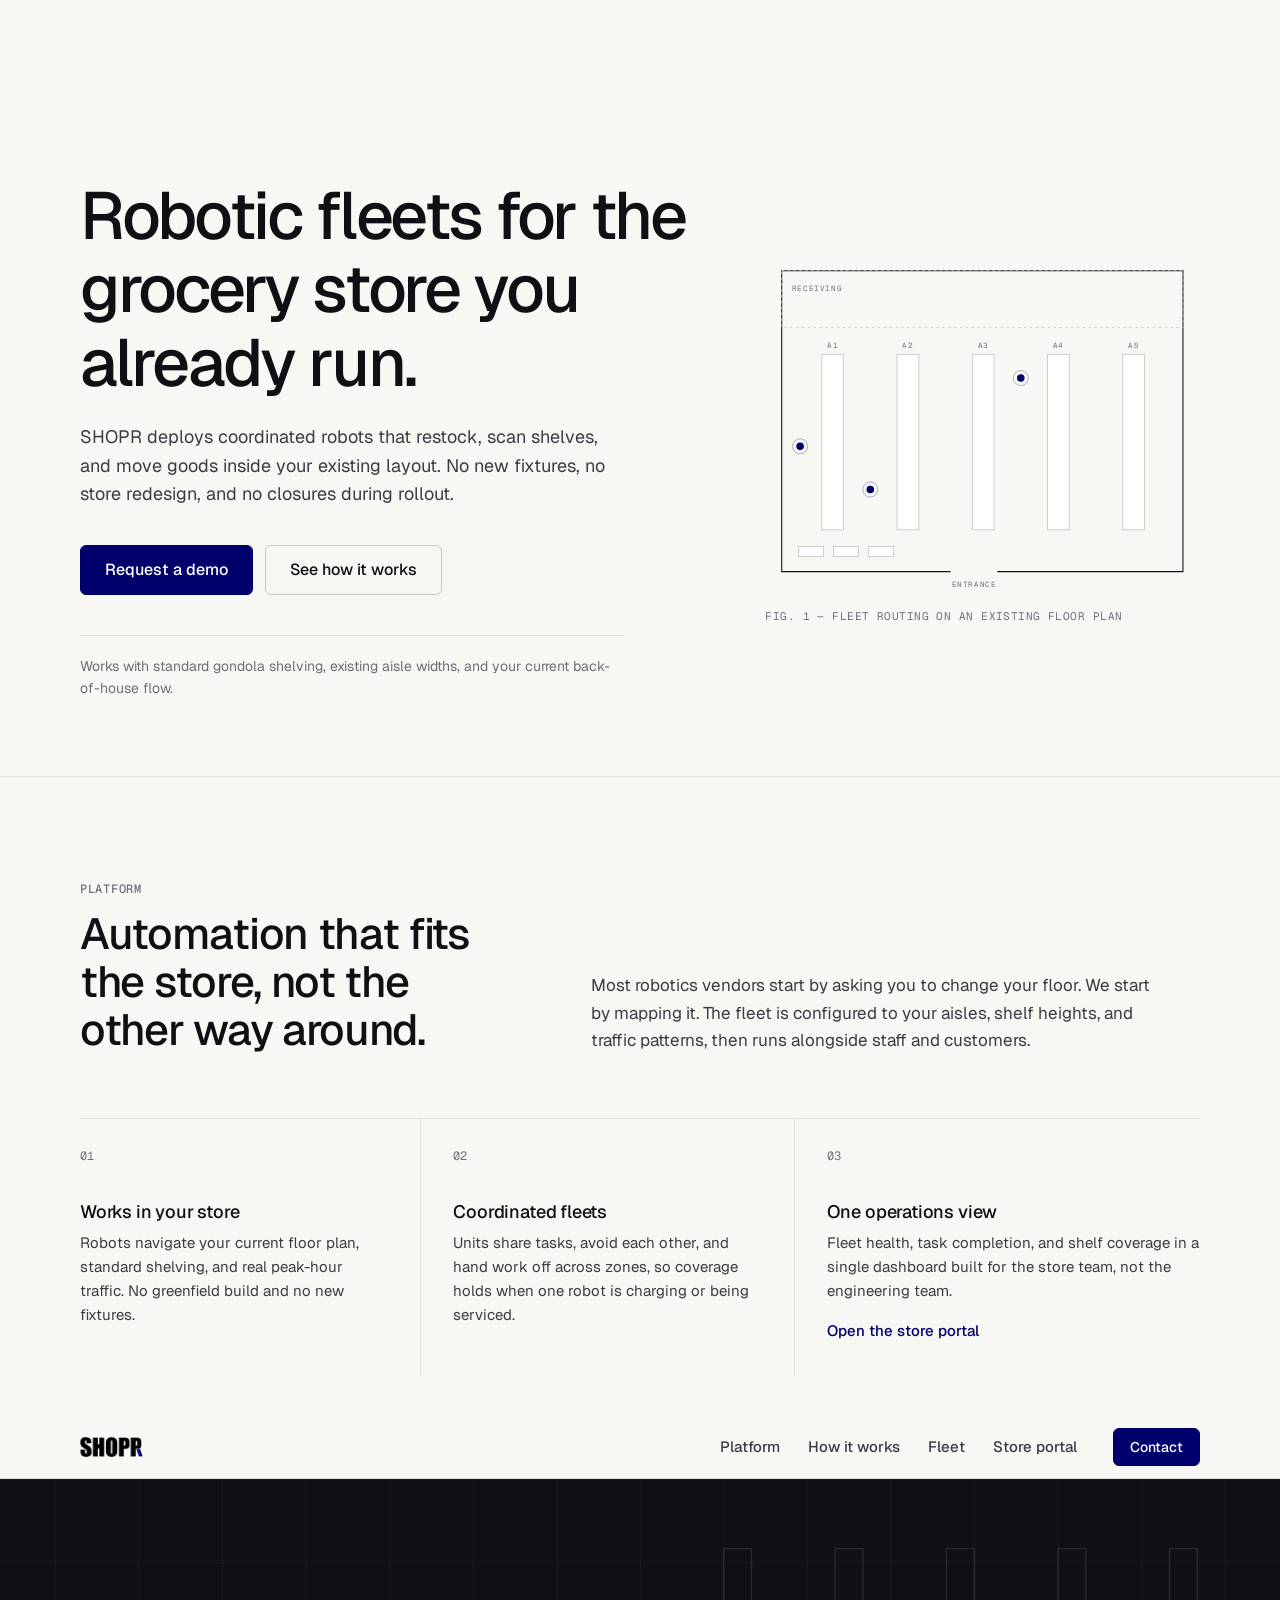
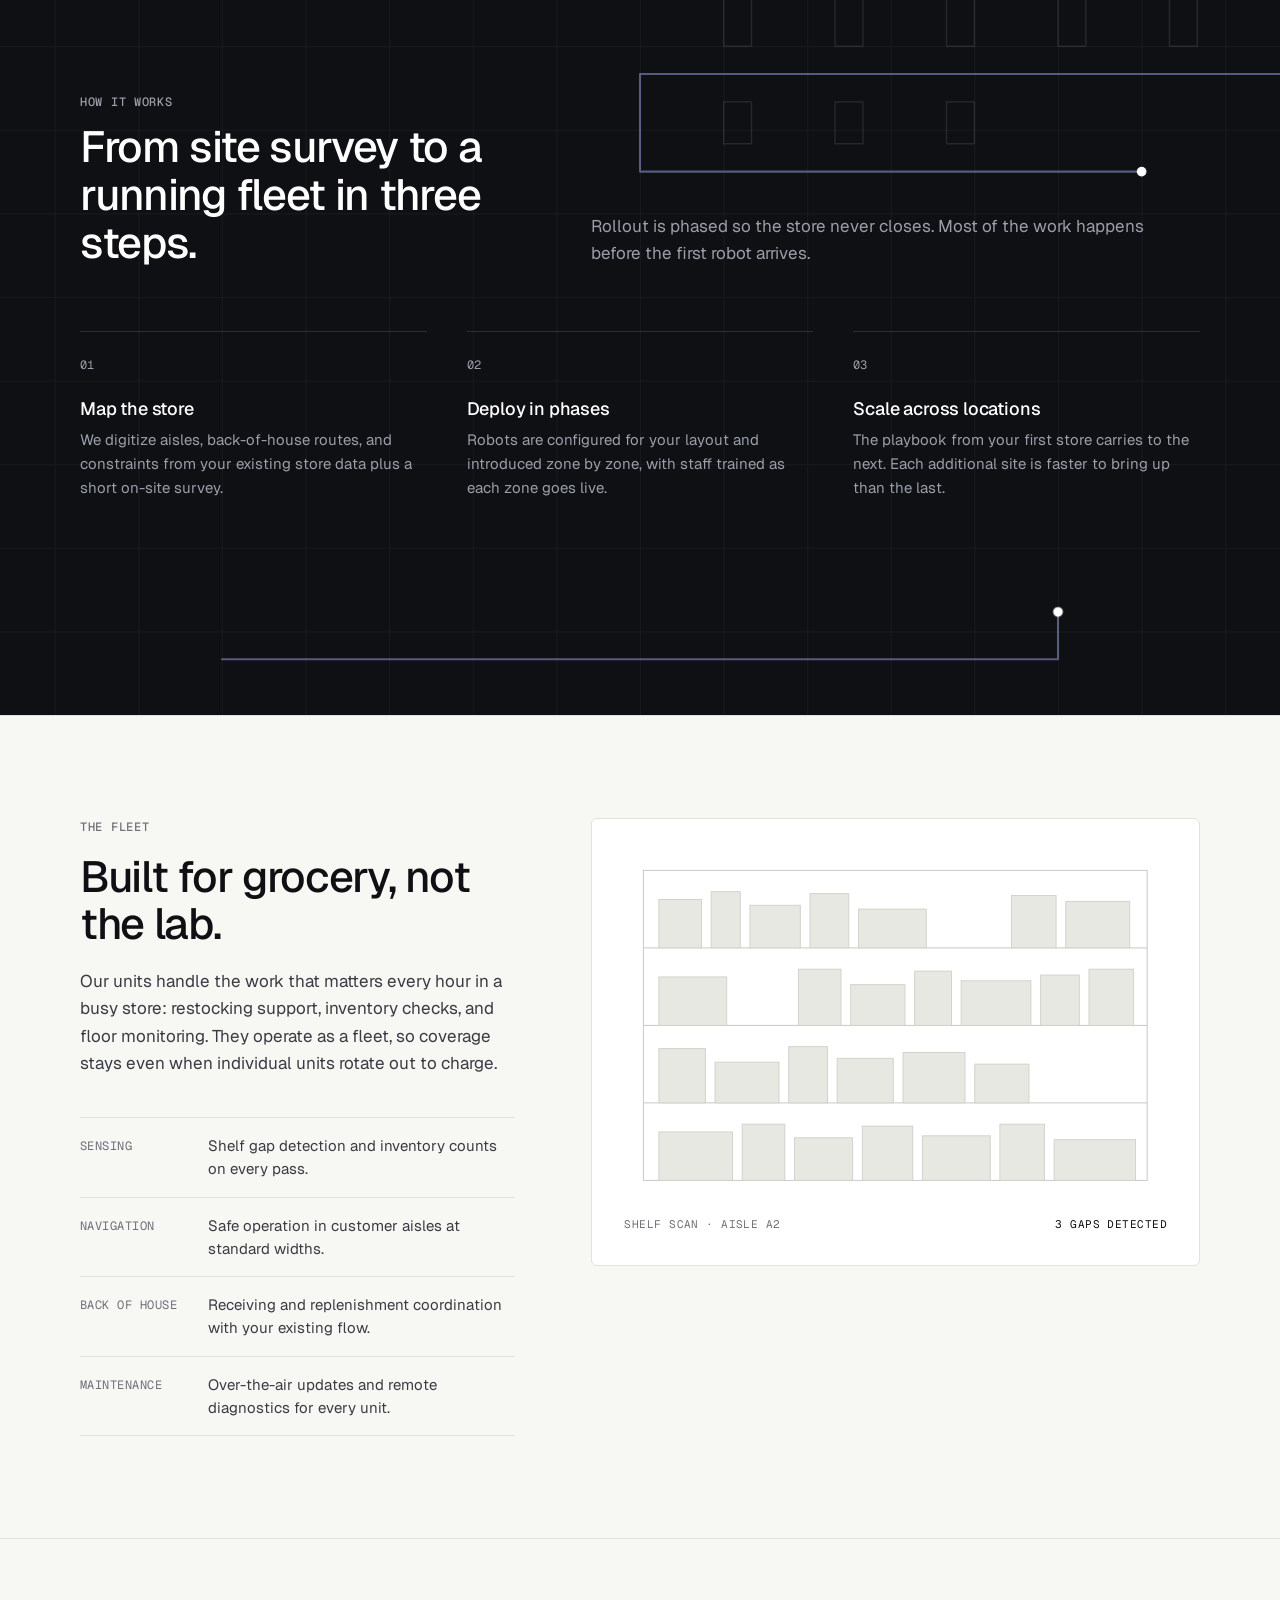
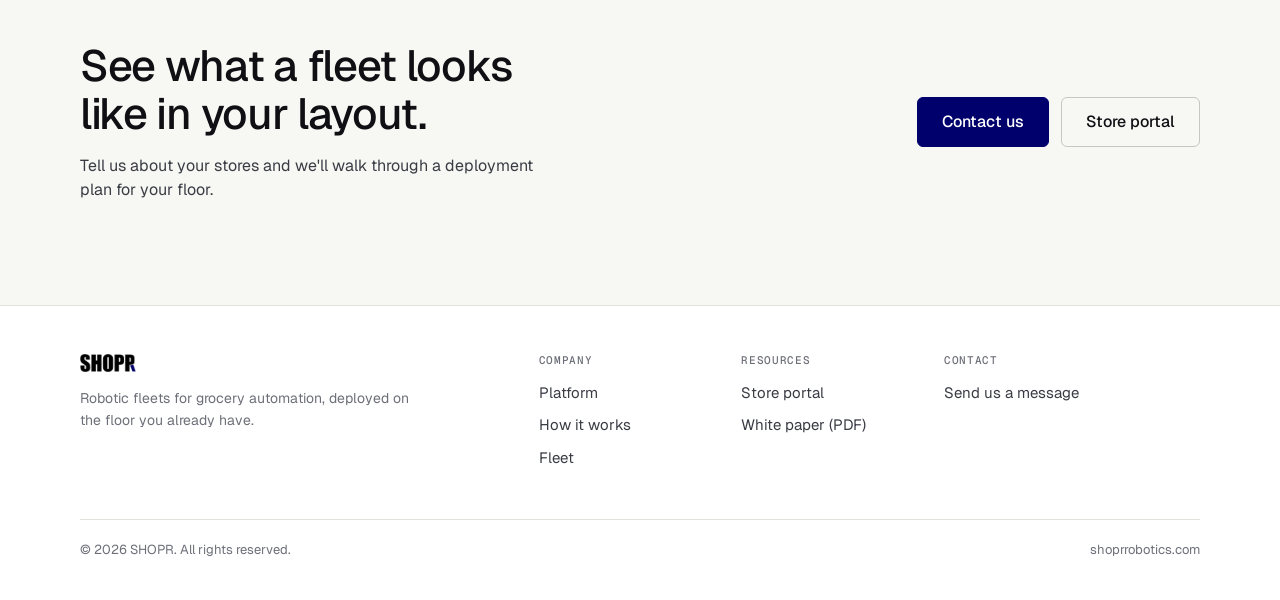
<file: index.html>
<!DOCTYPE html>
<html lang="en">
<head>
  <meta charset="UTF-8" />
  <meta name="viewport" content="width=device-width, initial-scale=1.0" />
  <meta name="description" content="SHOPR deploys coordinated robotic fleets inside existing grocery stores. No store redesign, no new fixtures, phased rollout." />
  <title>SHOPR — Robotic fleets for grocery stores</title>
  <link rel="preconnect" href="https://fonts.googleapis.com" />
  <link rel="preconnect" href="https://fonts.gstatic.com" crossorigin />
  <link href="https://fonts.googleapis.com/css2?family=Geist:wght@400;500;600&family=Geist+Mono:wght@400;500&display=swap" rel="stylesheet" />
  <link rel="stylesheet" href="styles.css" />
</head>
<body>
  <header class="site-header">
    <div class="container header-inner">
      <a href="/" class="brand" aria-label="SHOPR home">
        <img src="assets/shopr-wordmark.png" alt="SHOPR" width="560" height="179" />
      </a>
      <nav class="main-nav" id="main-nav" aria-label="Main">
        <a href="#platform">Platform</a>
        <a href="#how-it-works">How it works</a>
        <a href="#fleet">Fleet</a>
        <a href="portal.html">Store portal</a>
        <a href="contact.html" class="btn btn-primary nav-cta">Contact</a>
      </nav>
      <button type="button" class="menu-toggle" aria-label="Open menu" aria-expanded="false" aria-controls="main-nav">
        <svg class="icon-open" viewBox="0 0 24 24" fill="none" stroke="currentColor" stroke-width="1.75" stroke-linecap="round"><path d="M4 7h16M4 12h16M4 17h16"/></svg>
        <svg class="icon-close" viewBox="0 0 24 24" fill="none" stroke="currentColor" stroke-width="1.75" stroke-linecap="round"><path d="M6 6l12 12M18 6L6 18"/></svg>
      </button>
    </div>
  </header>

  <main>
    <section class="hero">
      <div class="container hero-grid">
        <div class="hero-copy">
          <h1>Robotic fleets for the grocery store you already run.</h1>
          <p class="hero-lead">
            SHOPR deploys coordinated robots that restock, scan shelves, and move goods inside your existing layout. No new fixtures, no store redesign, and no closures during rollout.
          </p>
          <div class="hero-actions">
            <a href="contact.html" class="btn btn-primary btn-lg">Request a demo</a>
            <a href="#how-it-works" class="btn btn-ghost btn-lg">See how it works</a>
          </div>
          <p class="hero-note">
            Works with standard gondola shelving, existing aisle widths, and your current back-of-house flow.
          </p>
        </div>

        <figure class="hero-figure" aria-label="Diagram of a store floor plan with three robots moving along the aisles">
          <svg class="plan-svg" viewBox="0 0 520 410" role="img" aria-hidden="true">
            <!-- Walls with entrance gap -->
            <path class="wall" d="M222 380 H20 V20 H500 V380 H278" />
            <text class="label" x="250" y="398" text-anchor="middle">ENTRANCE</text>

            <!-- Receiving / back of house -->
            <rect class="zone" x="20" y="20" width="480" height="68" />
            <text class="label" x="32" y="44">RECEIVING</text>

            <!-- Shelving runs -->
            <rect class="shelf" x="68" y="120" width="26" height="210" />
            <rect class="shelf" x="158" y="120" width="26" height="210" />
            <rect class="shelf" x="248" y="120" width="26" height="210" />
            <rect class="shelf" x="338" y="120" width="26" height="210" />
            <rect class="shelf" x="428" y="120" width="26" height="210" />
            <text class="label" x="81" y="112" text-anchor="middle">A1</text>
            <text class="label" x="171" y="112" text-anchor="middle">A2</text>
            <text class="label" x="261" y="112" text-anchor="middle">A3</text>
            <text class="label" x="351" y="112" text-anchor="middle">A4</text>
            <text class="label" x="441" y="112" text-anchor="middle">A5</text>

            <!-- Checkout -->
            <rect class="shelf" x="40" y="350" width="30" height="12" />
            <rect class="shelf" x="82" y="350" width="30" height="12" />
            <rect class="shelf" x="124" y="350" width="30" height="12" />

            <!-- Robots -->
            <g>
              <circle class="bot-ring" r="9" />
              <circle class="bot" r="4.5" />
              <animateMotion dur="18s" repeatCount="indefinite" path="M126 336 V104 H216 V336 Z" />
            </g>
            <g>
              <circle class="bot-ring" r="9" />
              <circle class="bot" r="4.5" />
              <animateMotion dur="22s" repeatCount="indefinite" path="M306 104 V336 H396 V104 Z" />
            </g>
            <g>
              <circle class="bot-ring" r="9" />
              <circle class="bot" r="4.5" />
              <animateMotion dur="26s" repeatCount="indefinite" path="M42 336 V104 H486 V336 V104 H42 Z" />
            </g>
          </svg>
          <figcaption>Fig. 1 — Fleet routing on an existing floor plan</figcaption>
        </figure>
      </div>
    </section>

    <section id="platform" class="section platform">
      <div class="container">
        <header class="section-head">
          <div>
            <p class="eyebrow">Platform</p>
            <h2>Automation that fits the store, not the other way around.</h2>
          </div>
          <p class="section-lead">
            Most robotics vendors start by asking you to change your floor. We start by mapping it. The fleet is configured to your aisles, shelf heights, and traffic patterns, then runs alongside staff and customers.
          </p>
        </header>
        <div class="columns">
          <article class="column">
            <span class="index">01</span>
            <h3>Works in your store</h3>
            <p>Robots navigate your current floor plan, standard shelving, and real peak-hour traffic. No greenfield build and no new fixtures.</p>
          </article>
          <article class="column">
            <span class="index">02</span>
            <h3>Coordinated fleets</h3>
            <p>Units share tasks, avoid each other, and hand work off across zones, so coverage holds when one robot is charging or being serviced.</p>
          </article>
          <article class="column">
            <span class="index">03</span>
            <h3>One operations view</h3>
            <p>Fleet health, task completion, and shelf coverage in a single dashboard built for the store team, not the engineering team.</p>
            <a href="portal.html" class="text-link">Open the store portal</a>
          </article>
        </div>
      </div>
    </section>

    <section id="how-it-works" class="section process" data-hold="900">
      <svg class="process-bg" viewBox="0 0 1200 600" preserveAspectRatio="xMidYMid slice" aria-hidden="true">
        <defs>
          <pattern id="gridPattern" width="60" height="60" patternUnits="userSpaceOnUse">
            <path class="grid-line" d="M60 0 H0 V60" fill="none" />
          </pattern>
        </defs>
        <rect width="1200" height="600" fill="url(#gridPattern)" />

        <rect class="shelf" x="660" y="50" width="20" height="70" />
        <rect class="shelf" x="740" y="50" width="20" height="70" />
        <rect class="shelf" x="820" y="50" width="20" height="70" />
        <rect class="shelf" x="900" y="50" width="20" height="70" />
        <rect class="shelf" x="980" y="50" width="20" height="70" />
        <rect class="shelf" x="660" y="160" width="20" height="30" />
        <rect class="shelf" x="740" y="160" width="20" height="30" />
        <rect class="shelf" x="820" y="160" width="20" height="30" />

        <path class="route route--1" pathLength="1" d="M1120 40 V140 H600 V210 H960" />
        <path class="route route--2" pathLength="1" d="M70 570 V300 H126" />
        <path class="route route--3" pathLength="1" d="M300 560 H900 V526" />

        <circle class="ping ping--1" cx="960" cy="210" r="16" />
        <circle class="ping ping--2" cx="126" cy="300" r="16" />
        <circle class="ping ping--3" cx="900" cy="526" r="16" />
        <circle class="bot bot--1" cx="960" cy="210" r="3.5" />
        <circle class="bot bot--2" cx="126" cy="300" r="3.5" />
        <circle class="bot bot--3" cx="900" cy="526" r="3.5" />
      </svg>

      <div class="container">
        <header class="section-head">
          <div>
            <p class="eyebrow">How it works</p>
            <h2>From site survey to a running fleet in three steps.</h2>
          </div>
          <p class="section-lead">
            Rollout is phased so the store never closes. Most of the work happens before the first robot arrives.
          </p>
        </header>
        <ol class="steps">
          <li class="step">
            <span class="index">01</span>
            <h3>Map the store</h3>
            <p>We digitize aisles, back-of-house routes, and constraints from your existing store data plus a short on-site survey.</p>
          </li>
          <li class="step">
            <span class="index">02</span>
            <h3>Deploy in phases</h3>
            <p>Robots are configured for your layout and introduced zone by zone, with staff trained as each zone goes live.</p>
          </li>
          <li class="step">
            <span class="index">03</span>
            <h3>Scale across locations</h3>
            <p>The playbook from your first store carries to the next. Each additional site is faster to bring up than the last.</p>
          </li>
        </ol>
      </div>
    </section>

    <section id="fleet" class="section fleet" data-hold="700">
      <div class="container fleet-grid">
        <div class="fleet-copy">
          <p class="eyebrow">The fleet</p>
          <h2>Built for grocery, not the lab.</h2>
          <p class="section-lead">
            Our units handle the work that matters every hour in a busy store: restocking support, inventory checks, and floor monitoring. They operate as a fleet, so coverage stays even when individual units rotate out to charge.
          </p>
          <dl class="spec-list">
            <div>
              <dt>Sensing</dt>
              <dd>Shelf gap detection and inventory counts on every pass.</dd>
            </div>
            <div>
              <dt>Navigation</dt>
              <dd>Safe operation in customer aisles at standard widths.</dd>
            </div>
            <div>
              <dt>Back of house</dt>
              <dd>Receiving and replenishment coordination with your existing flow.</dd>
            </div>
            <div>
              <dt>Maintenance</dt>
              <dd>Over-the-air updates and remote diagnostics for every unit.</dd>
            </div>
          </dl>
        </div>

        <figure class="fleet-figure" aria-label="Diagram of a shelf scan detecting three empty slots">
          <svg class="shelf-svg" viewBox="0 0 560 360" role="img" aria-hidden="true">
            <defs>
              <linearGradient id="scanGradient" x1="0" x2="1" y1="0" y2="0">
                <stop offset="0" stop-color="#00006c" stop-opacity="0" />
                <stop offset="1" stop-color="#00006c" stop-opacity="0.12" />
              </linearGradient>
            </defs>

            <rect class="frame" x="20" y="20" width="520" height="320" />
            <line class="frame" x1="20" y1="100" x2="540" y2="100" />
            <line class="frame" x1="20" y1="180" x2="540" y2="180" />
            <line class="frame" x1="20" y1="260" x2="540" y2="260" />

            <!-- Shelf 1 -->
            <rect class="item" x="36" y="50" width="44" height="50" />
            <rect class="item" x="90" y="42" width="30" height="58" />
            <rect class="item" x="130" y="56" width="52" height="44" />
            <rect class="item" x="192" y="44" width="40" height="56" />
            <rect class="item" x="242" y="60" width="70" height="40" />
            <rect class="gap gap--1" x="330" y="44" width="60" height="56" />
            <rect class="item" x="400" y="46" width="46" height="54" />
            <rect class="item" x="456" y="52" width="66" height="48" />

            <!-- Shelf 2 -->
            <rect class="item" x="36" y="130" width="70" height="50" />
            <rect class="gap gap--2" x="120" y="124" width="50" height="56" />
            <rect class="item" x="180" y="122" width="44" height="58" />
            <rect class="item" x="234" y="138" width="56" height="42" />
            <rect class="item" x="300" y="124" width="38" height="56" />
            <rect class="item" x="348" y="134" width="72" height="46" />
            <rect class="item" x="430" y="128" width="40" height="52" />
            <rect class="item" x="480" y="122" width="46" height="58" />

            <!-- Shelf 3 -->
            <rect class="item" x="36" y="204" width="48" height="56" />
            <rect class="item" x="94" y="218" width="66" height="42" />
            <rect class="item" x="170" y="202" width="40" height="58" />
            <rect class="item" x="220" y="214" width="58" height="46" />
            <rect class="item" x="288" y="208" width="64" height="52" />
            <rect class="item" x="362" y="220" width="56" height="40" />
            <rect class="gap gap--3" x="430" y="204" width="70" height="56" />

            <!-- Shelf 4 -->
            <rect class="item" x="36" y="290" width="76" height="50" />
            <rect class="item" x="122" y="282" width="44" height="58" />
            <rect class="item" x="176" y="296" width="60" height="44" />
            <rect class="item" x="246" y="284" width="52" height="56" />
            <rect class="item" x="308" y="294" width="70" height="46" />
            <rect class="item" x="388" y="282" width="46" height="58" />
            <rect class="item" x="444" y="298" width="84" height="42" />

            <!-- Gap tags -->
            <text class="tag tag--1" x="330" y="36">GAP · A2-07</text>
            <text class="tag tag--2" x="120" y="116">GAP · A2-14</text>
            <text class="tag tag--3" x="430" y="196">GAP · A2-23</text>

            <!-- Scan sweep -->
            <rect class="scan-glow" x="-40" y="20" width="60" height="320" />
            <line class="scan" x1="20" y1="20" x2="20" y2="340" />
          </svg>
          <figcaption>
            <span>Shelf scan · aisle A2</span>
            <span class="count">3 gaps detected</span>
          </figcaption>
        </figure>
      </div>
    </section>

    <section id="contact" class="section cta">
      <div class="container cta-inner">
        <div>
          <h2>See what a fleet looks like in your layout.</h2>
          <p>Tell us about your stores and we'll walk through a deployment plan for your floor.</p>
        </div>
        <div class="cta-actions">
          <a href="contact.html" class="btn btn-primary btn-lg">Contact us</a>
          <a href="portal.html" class="btn btn-ghost btn-lg">Store portal</a>
        </div>
      </div>
    </section>
  </main>

  <footer class="site-footer">
    <div class="container">
      <div class="footer-grid">
        <div class="footer-brand">
          <img src="assets/shopr-wordmark.png" alt="SHOPR" width="560" height="179" />
          <p>Robotic fleets for grocery automation, deployed on the floor you already have.</p>
        </div>
        <div class="footer-col">
          <h4>Company</h4>
          <ul>
            <li><a href="#platform">Platform</a></li>
            <li><a href="#how-it-works">How it works</a></li>
            <li><a href="#fleet">Fleet</a></li>
          </ul>
        </div>
        <div class="footer-col">
          <h4>Resources</h4>
          <ul>
            <li><a href="portal.html">Store portal</a></li>
            <li><a href="assets/shopr-whitepaper.pdf" target="_blank" rel="noopener noreferrer">White paper (PDF)</a></li>
          </ul>
        </div>
        <div class="footer-col">
          <h4>Contact</h4>
          <ul>
            <li><a href="contact.html">Send us a message</a></li>
          </ul>
        </div>
      </div>
      <div class="footer-bottom">
        <span>&copy; <span id="year"></span> SHOPR. All rights reserved.</span>
        <span>shoprrobotics.com</span>
      </div>
    </div>
  </footer>

  <script src="script.js"></script>
</body>
</html>
</file>
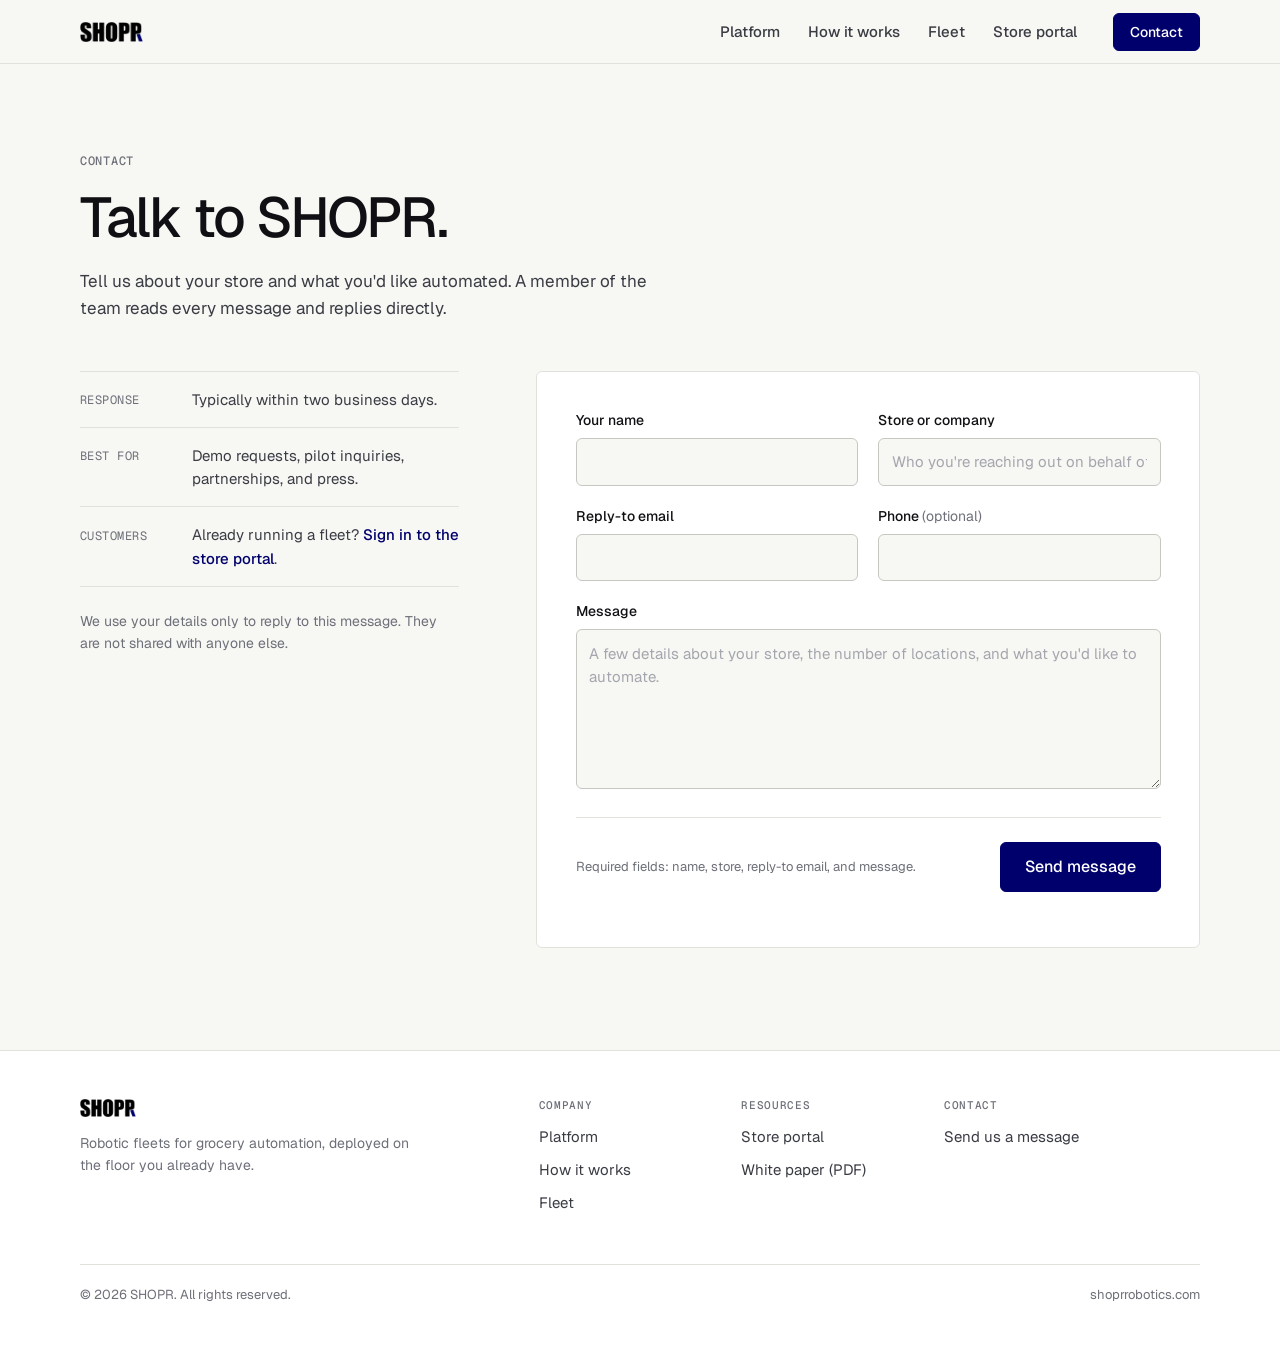
<file: contact.html>
<!DOCTYPE html>
<html lang="en">
<head>
  <meta charset="UTF-8" />
  <meta name="viewport" content="width=device-width, initial-scale=1.0" />
  <meta name="description" content="Contact SHOPR about robotic fleet automation for your grocery store." />
  <title>Contact — SHOPR</title>
  <link rel="preconnect" href="https://fonts.googleapis.com" />
  <link rel="preconnect" href="https://fonts.gstatic.com" crossorigin />
  <link href="https://fonts.googleapis.com/css2?family=Geist:wght@400;500;600&family=Geist+Mono:wght@400;500&display=swap" rel="stylesheet" />
  <link rel="stylesheet" href="styles.css" />
</head>
<body>
  <header class="site-header">
    <div class="container header-inner">
      <a href="/" class="brand" aria-label="SHOPR home">
        <img src="assets/shopr-wordmark.png" alt="SHOPR" width="560" height="179" />
      </a>
      <nav class="main-nav" id="main-nav" aria-label="Main">
        <a href="index.html#platform">Platform</a>
        <a href="index.html#how-it-works">How it works</a>
        <a href="index.html#fleet">Fleet</a>
        <a href="portal.html">Store portal</a>
        <a href="contact.html" class="btn btn-primary nav-cta" aria-current="page">Contact</a>
      </nav>
      <button type="button" class="menu-toggle" aria-label="Open menu" aria-expanded="false" aria-controls="main-nav">
        <svg class="icon-open" viewBox="0 0 24 24" fill="none" stroke="currentColor" stroke-width="1.75" stroke-linecap="round"><path d="M4 7h16M4 12h16M4 17h16"/></svg>
        <svg class="icon-close" viewBox="0 0 24 24" fill="none" stroke="currentColor" stroke-width="1.75" stroke-linecap="round"><path d="M6 6l12 12M18 6L6 18"/></svg>
      </button>
    </div>
  </header>

  <main>
    <div class="container">
      <header class="page-head">
        <p class="eyebrow">Contact</p>
        <h1>Talk to SHOPR.</h1>
        <p class="section-lead">
          Tell us about your store and what you'd like automated. A member of the team reads every message and replies directly.
        </p>
      </header>

      <div class="contact-grid">
        <aside class="contact-aside">
          <dl class="spec-list">
            <div>
              <dt>Response</dt>
              <dd>Typically within two business days.</dd>
            </div>
            <div>
              <dt>Best for</dt>
              <dd>Demo requests, pilot inquiries, partnerships, and press.</dd>
            </div>
            <div>
              <dt>Customers</dt>
              <dd>Already running a fleet? <a href="portal.html" class="text-link">Sign in to the store portal</a>.</dd>
            </div>
          </dl>
          <p class="aside-note">We use your details only to reply to this message. They are not shared with anyone else.</p>
        </aside>

        <div class="contact-main">
          <form
            id="contact-form"
            class="contact-form"
            action="https://formsubmit.co/jesse@shoprrobotics.com"
            method="POST"
            novalidate
          >
            <input type="hidden" name="_subject" value="SHOPR website inquiry" />
            <input type="hidden" name="_template" value="table" />
            <input type="hidden" name="_captcha" value="false" />
            <input type="hidden" name="_next" value="https://shoprrobotics.com/contact.html?sent=1" />
            <div class="honey" aria-hidden="true">
              <label>Leave this field empty <input type="text" name="_honey" tabindex="-1" autocomplete="off" /></label>
            </div>

            <div class="form-grid">
              <div class="field">
                <label for="name">Your name</label>
                <input id="name" name="name" type="text" autocomplete="name" required />
              </div>
              <div class="field">
                <label for="store">Store or company</label>
                <input id="store" name="store" type="text" autocomplete="organization" required placeholder="Who you're reaching out on behalf of" />
              </div>
              <div class="field">
                <label for="email">Reply-to email</label>
                <input id="email" name="email" type="email" autocomplete="email" required />
              </div>
              <div class="field">
                <label for="phone">Phone <span class="optional">(optional)</span></label>
                <input id="phone" name="phone" type="tel" autocomplete="tel" />
              </div>
              <div class="field field--full">
                <label for="message">Message</label>
                <textarea id="message" name="message" required placeholder="A few details about your store, the number of locations, and what you'd like to automate."></textarea>
              </div>
            </div>

            <div class="form-footer">
              <p class="fine">Required fields: name, store, reply-to email, and message.</p>
              <button type="submit" class="btn btn-primary btn-lg" id="submit-btn">Send message</button>
            </div>
            <p id="form-status" class="form-status" role="status" aria-live="polite"></p>
          </form>

          <div id="form-success" class="form-success" hidden>
            <h2>Message sent.</h2>
            <p id="success-copy">Thanks for reaching out. We'll reply to the address you provided.</p>
            <a href="index.html" class="btn btn-ghost">Back to the homepage</a>
          </div>
        </div>
      </div>
    </div>
  </main>

  <footer class="site-footer">
    <div class="container">
      <div class="footer-grid">
        <div class="footer-brand">
          <img src="assets/shopr-wordmark.png" alt="SHOPR" width="560" height="179" />
          <p>Robotic fleets for grocery automation, deployed on the floor you already have.</p>
        </div>
        <div class="footer-col">
          <h4>Company</h4>
          <ul>
            <li><a href="index.html#platform">Platform</a></li>
            <li><a href="index.html#how-it-works">How it works</a></li>
            <li><a href="index.html#fleet">Fleet</a></li>
          </ul>
        </div>
        <div class="footer-col">
          <h4>Resources</h4>
          <ul>
            <li><a href="portal.html">Store portal</a></li>
            <li><a href="assets/shopr-whitepaper.pdf" target="_blank" rel="noopener noreferrer">White paper (PDF)</a></li>
          </ul>
        </div>
        <div class="footer-col">
          <h4>Contact</h4>
          <ul>
            <li><a href="contact.html">Send us a message</a></li>
          </ul>
        </div>
      </div>
      <div class="footer-bottom">
        <span>&copy; <span id="year"></span> SHOPR. All rights reserved.</span>
        <span>shoprrobotics.com</span>
      </div>
    </div>
  </footer>

  <script src="script.js"></script>
</body>
</html>
</file>
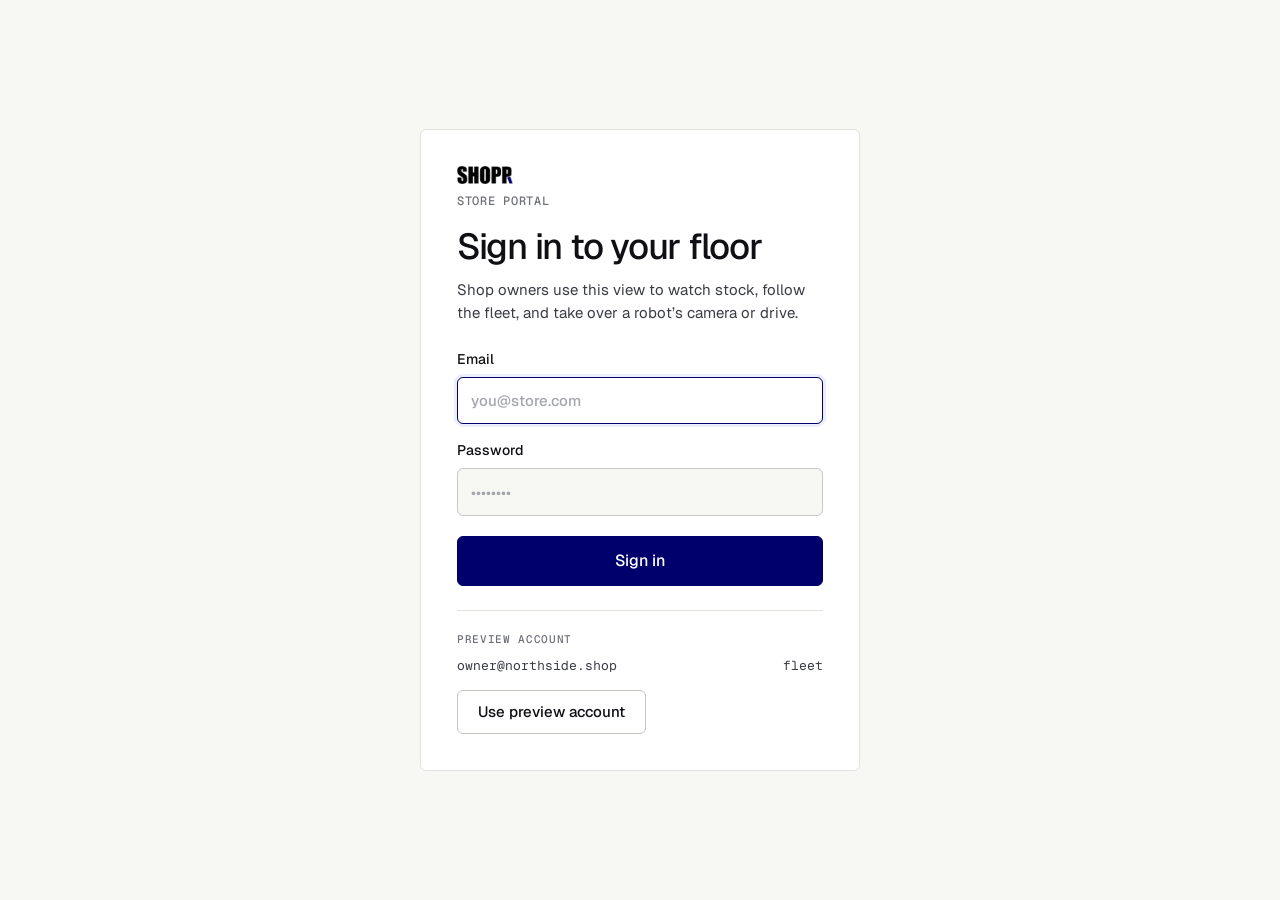
<file: portal.html>
<!DOCTYPE html>
<html lang="en">
<head>
  <meta charset="UTF-8" />
  <meta name="viewport" content="width=device-width, initial-scale=1.0" />
  <meta name="description" content="SHOPR store portal — watch shelf stock, fleet location, and send a robot to fill a cart." />
  <title>Store portal — SHOPR</title>
  <link rel="preconnect" href="https://fonts.googleapis.com" />
  <link rel="preconnect" href="https://fonts.gstatic.com" crossorigin />
  <link href="https://fonts.googleapis.com/css2?family=Geist:wght@400;500;600&family=Geist+Mono:wght@400;500&display=swap" rel="stylesheet" />
  <link rel="stylesheet" href="styles.css" />
  <link rel="stylesheet" href="portal.css" />
</head>
<body class="portal-body">
  <div id="login-view" class="login-view">
    <div class="login-card">
      <a href="index.html" class="portal-brand" aria-label="SHOPR home">
        <img src="assets/shopr-wordmark.png" alt="SHOPR" width="560" height="179" />
      </a>
      <p class="eyebrow">Store portal</p>
      <h1>Sign in to your floor</h1>
      <p class="login-lead">Shop owners use this view to watch stock, follow the fleet, and take over a robot’s camera or drive.</p>
      <form id="login-form" class="login-form">
        <label>
          Email
          <input id="login-email" name="email" type="email" autocomplete="username" required placeholder="you@store.com" />
        </label>
        <label>
          Password
          <input id="login-password" name="password" type="password" autocomplete="current-password" required minlength="4" placeholder="••••••••" />
        </label>
        <p id="login-error" class="form-error" hidden></p>
        <button type="submit" class="btn btn-primary btn-lg">Sign in</button>
      </form>
      <div class="demo-box">
        <p class="demo-label">Preview account</p>
        <p><span>owner@northside.shop</span><span>fleet</span></p>
        <button type="button" class="btn btn-ghost" id="fill-demo">Use preview account</button>
      </div>
    </div>
  </div>

  <div id="app-view" class="portal-app" hidden>
    <header class="portal-header">
      <a href="index.html" class="portal-brand" aria-label="SHOPR home">
        <img src="assets/shopr-wordmark.png" alt="SHOPR" width="560" height="179" />
      </a>
      <div class="portal-header-store">
        <strong id="store-name">Northside Convenience</strong>
        <span id="signed-in-as"></span>
      </div>
      <button type="button" class="btn btn-ghost btn-sm" id="sign-out">Sign out</button>
    </header>

    <div class="portal-shell">
      <section class="floor-panel" aria-label="Store floor">
        <div class="floor-toolbar">
          <div>
            <p class="eyebrow">Bird’s-eye floor</p>
            <h2 id="floor-title">Northside Convenience</h2>
          </div>
          <p class="live-pill"><span class="live-dot" aria-hidden="true"></span> Live</p>
          <ul class="legend" aria-label="Stock colors">
            <li><i class="swatch swatch--ok"></i> In stock</li>
            <li><i class="swatch swatch--low"></i> Low</li>
            <li><i class="swatch swatch--critical"></i> Critical</li>
          </ul>
          <p id="slot-readout" class="slot-readout">Click a shelf for stock detail. Levels are random for this preview.</p>
        </div>
        <div class="floor-stage">
          <svg id="floor" viewBox="0 0 1060 740" role="application" aria-label="Bird’s-eye view of the convenience store"></svg>
          <div id="map-tip" class="map-tip" hidden></div>
        </div>
        <form id="cart-form" class="cart-bar">
          <div class="cart-bar-top">
            <label for="cart-input">Test cart</label>
            <p>Type items and a robot will go get them. Separate several with commas.</p>
          </div>
          <div class="cart-row">
            <input id="cart-input" type="text" autocomplete="off" placeholder="Try milk, bread, bananas" />
            <button type="submit" class="btn btn-primary">Send robot</button>
          </div>
          <ul id="suggestions" class="suggestions" hidden></ul>
          <p id="cart-message" class="cart-message" aria-live="polite"></p>
          <ul id="cart-list" class="cart-list"></ul>
        </form>
      </section>

      <aside class="fleet-panel" aria-label="Robot status">
        <header class="fleet-head">
          <p class="eyebrow">Fleet</p>
          <h2>Robot status</h2>
          <p class="fleet-note">Open a camera or take teleop control of any unit.</p>
        </header>
        <div id="robot-list" class="robot-list"></div>
      </aside>
    </div>
  </div>

  <dialog id="camera-dialog" class="portal-dialog" aria-labelledby="camera-title">
    <div class="dialog-card">
      <header class="dialog-head">
        <div>
          <p class="eyebrow">Forward camera</p>
          <h3 id="camera-title">SHOPR-01</h3>
        </div>
        <button type="button" class="icon-btn" id="close-camera" aria-label="Close camera">×</button>
      </header>
      <div class="cam-stage" aria-hidden="true">
        <div class="cam-aisle"></div>
        <div class="cam-shelf cam-shelf--l"></div>
        <div class="cam-shelf cam-shelf--r"></div>
        <div class="cam-scan"></div>
        <div class="cam-hud">
          <span class="rec"><i></i> REC</span>
          <span id="cam-clock"></span>
        </div>
      </div>
      <p id="cam-caption" class="cam-caption"></p>
      <p class="dialog-note">Preview feed tied to this robot’s live task. No store camera is connected yet.</p>
    </div>
  </dialog>

  <dialog id="teleop-dialog" class="portal-dialog" aria-labelledby="teleop-title">
    <div class="dialog-card">
      <header class="dialog-head">
        <div>
          <p class="eyebrow">Teleop</p>
          <h3 id="teleop-title">SHOPR-01</h3>
        </div>
        <button type="button" class="icon-btn" id="close-teleop" aria-label="Close teleop">×</button>
      </header>
      <p id="teleop-task" class="cam-caption"></p>
      <div class="dpad" id="dpad">
        <button type="button" data-dir="up" aria-label="Drive forward">↑</button>
        <button type="button" data-dir="left" aria-label="Drive left">←</button>
        <button type="button" data-dir="down" aria-label="Drive back">↓</button>
        <button type="button" data-dir="right" aria-label="Drive right">→</button>
      </div>
      <p class="dialog-note">Arrow keys or WASD while this panel is open. Driving pauses the robot’s current job until you release it. Pull onto the charge pad to start charging.</p>
      <button type="button" class="btn btn-primary" id="release-teleop">Release control</button>
    </div>
  </dialog>

  <script src="portal.js"></script>
</body>
</html>
</file>
<file: styles.css>
/* SHOPR — shared styles */

:root {
  --bg: #f7f7f4;
  --surface: #ffffff;
  --ink: #101014;
  --ink-2: #3a3c44;
  --muted: #6e7079;
  --line: #e2e2dd;
  --line-strong: #c6c7c1;
  --accent: #00006c;
  --accent-hover: #1a1a8f;
  --accent-ink: #ffffff;
  --accent-soft: #eceefc;
  --dark: #0f1014;
  --dark-2: #181a21;
  --dark-line: rgba(255, 255, 255, 0.12);
  --dark-muted: #9a9ea9;
  --font: "Geist", system-ui, -apple-system, "Segoe UI", sans-serif;
  --mono: "Geist Mono", ui-monospace, "SF Mono", Menlo, monospace;
  --container: 1120px;
  --gutter: clamp(1.25rem, 4vw, 2.5rem);
  --header-h: 64px;
  --radius: 6px;
}

*,
*::before,
*::after {
  box-sizing: border-box;
}

html {
  scroll-behavior: smooth;
  scroll-padding-top: var(--header-h);
}

html.is-scroll-held {
  overscroll-behavior: none;
}

body {
  margin: 0;
  font-family: var(--font);
  font-size: 1rem;
  line-height: 1.55;
  color: var(--ink);
  background: var(--bg);
  -webkit-font-smoothing: antialiased;
  text-rendering: optimizeLegibility;
}

[hidden] {
  display: none !important;
}

img,
svg {
  max-width: 100%;
  display: block;
}

a {
  color: inherit;
  text-decoration: none;
}

p {
  margin: 0;
}

h1,
h2,
h3,
h4 {
  margin: 0;
  font-weight: 500;
  line-height: 1.1;
  letter-spacing: -0.02em;
}

h1 {
  font-size: clamp(2.5rem, 5.2vw, 4.25rem);
  letter-spacing: -0.035em;
}

h2 {
  font-size: clamp(1.875rem, 3.4vw, 2.75rem);
  letter-spacing: -0.03em;
}

h3 {
  font-size: 1.125rem;
  letter-spacing: -0.01em;
}

.container {
  width: min(var(--container), 100% - 2 * var(--gutter));
  margin-inline: auto;
}

:focus-visible {
  outline: 2px solid var(--accent);
  outline-offset: 3px;
}

/* Labels */
.eyebrow {
  margin: 0 0 1rem;
  font-family: var(--mono);
  font-size: 0.75rem;
  font-weight: 500;
  letter-spacing: 0.06em;
  text-transform: uppercase;
  color: var(--muted);
}

/* Buttons */
.btn {
  display: inline-flex;
  align-items: center;
  justify-content: center;
  gap: 0.5rem;
  min-height: 44px;
  padding: 0 1.25rem;
  font: inherit;
  font-size: 0.9375rem;
  font-weight: 500;
  line-height: 1;
  border-radius: var(--radius);
  border: 1px solid transparent;
  cursor: pointer;
  text-decoration: none;
  white-space: nowrap;
  transition: background-color 0.15s ease, border-color 0.15s ease, color 0.15s ease;
}

.btn-primary {
  background: var(--accent);
  border-color: var(--accent);
  color: var(--accent-ink);
}

.btn-primary:hover {
  background: var(--accent-hover);
  border-color: var(--accent-hover);
}

.btn-ghost {
  background: transparent;
  border-color: var(--line-strong);
  color: var(--ink);
}

.btn-ghost:hover {
  border-color: var(--ink);
}

.btn-lg {
  min-height: 50px;
  padding: 0 1.5rem;
  font-size: 1rem;
}

.btn:disabled {
  opacity: 0.6;
  cursor: default;
}

.btn .arrow {
  width: 14px;
  height: 14px;
  transition: transform 0.15s ease;
}

.btn:hover .arrow {
  transform: translateX(2px);
}

.text-link {
  font-weight: 500;
  color: var(--accent);
  text-decoration: underline;
  text-decoration-color: transparent;
  text-underline-offset: 3px;
  transition: text-decoration-color 0.15s ease;
}

.text-link:hover {
  text-decoration-color: currentColor;
}

/* Header */
.site-header {
  position: sticky;
  top: 0;
  z-index: 50;
  height: var(--header-h);
  background: rgba(247, 247, 244, 0.86);
  backdrop-filter: saturate(160%) blur(10px);
  -webkit-backdrop-filter: saturate(160%) blur(10px);
  border-bottom: 1px solid var(--line);
}

.header-inner {
  position: relative;
  display: flex;
  align-items: center;
  justify-content: space-between;
  gap: 2rem;
  height: 100%;
}

.brand {
  display: inline-flex;
  align-items: center;
  height: 100%;
}

.brand img {
  height: 20px;
  width: auto;
}

.main-nav {
  display: flex;
  align-items: center;
  gap: 1.75rem;
}

.main-nav a {
  font-size: 0.9375rem;
  font-weight: 500;
  color: var(--ink-2);
  transition: color 0.15s ease;
}

.main-nav a:not(.nav-cta):hover,
.main-nav a:not(.nav-cta)[aria-current="page"] {
  color: var(--ink);
}

.main-nav .nav-cta,
.main-nav .nav-cta:hover {
  margin-left: 0.5rem;
  padding: 0 1rem;
  min-height: 38px;
  font-size: 0.875rem;
  color: var(--accent-ink);
}

.menu-toggle {
  display: none;
  width: 40px;
  height: 40px;
  padding: 0;
  margin-right: -8px;
  background: none;
  border: 0;
  cursor: pointer;
  color: var(--ink);
}

.menu-toggle svg {
  width: 22px;
  height: 22px;
  margin: auto;
}

.menu-toggle .icon-close {
  display: none;
}

.menu-toggle[aria-expanded="true"] .icon-open {
  display: none;
}

.menu-toggle[aria-expanded="true"] .icon-close {
  display: block;
}

/* Hero */
.hero {
  padding: clamp(4rem, 9vw, 7.5rem) 0 clamp(3rem, 6vw, 5rem);
  border-bottom: 1px solid var(--line);
}

.hero-grid {
  display: grid;
  grid-template-columns: minmax(0, 7fr) minmax(0, 5fr);
  gap: clamp(2rem, 6vw, 5rem);
  align-items: center;
}

.hero h1 {
  max-width: 14ch;
}

.hero-lead {
  max-width: 34rem;
  margin-top: 1.5rem;
  font-size: 1.125rem;
  line-height: 1.6;
  color: var(--ink-2);
}

.hero-actions {
  display: flex;
  flex-wrap: wrap;
  gap: 0.75rem;
  margin-top: 2.25rem;
}

.hero-note {
  margin-top: 2.5rem;
  padding-top: 1.25rem;
  border-top: 1px solid var(--line);
  font-size: 0.875rem;
  color: var(--muted);
  max-width: 34rem;
}

.hero-figure {
  margin: 0;
}

.hero-figure svg {
  width: 100%;
  height: auto;
}

.hero-figure figcaption {
  margin-top: 0.75rem;
  font-family: var(--mono);
  font-size: 0.6875rem;
  letter-spacing: 0.04em;
  text-transform: uppercase;
  color: var(--muted);
}

/* Sections */
.section {
  padding: clamp(4rem, 8vw, 7rem) 0;
}

.section-head {
  display: grid;
  grid-template-columns: minmax(0, 5fr) minmax(0, 7fr);
  gap: 2rem clamp(2rem, 6vw, 5rem);
  align-items: end;
  margin-bottom: clamp(2.5rem, 5vw, 4rem);
}

.section-head .eyebrow {
  margin-bottom: 0.75rem;
}

.section-lead {
  font-size: 1.0625rem;
  line-height: 1.6;
  color: var(--ink-2);
  max-width: 36rem;
}

/* Platform columns */
.columns {
  display: grid;
  grid-template-columns: repeat(3, minmax(0, 1fr));
  border-top: 1px solid var(--line);
}

.column {
  padding: 1.75rem 2rem 2rem 0;
  border-right: 1px solid var(--line);
  margin-right: 2rem;
}

.column:last-child {
  border-right: 0;
  margin-right: 0;
  padding-right: 0;
}

.column .index {
  display: block;
  margin-bottom: 2.25rem;
  font-family: var(--mono);
  font-size: 0.75rem;
  color: var(--muted);
}

.column h3 {
  margin-bottom: 0.625rem;
}

.column p {
  font-size: 0.9375rem;
  line-height: 1.6;
  color: var(--ink-2);
}

.column .text-link {
  display: inline-block;
  margin-top: 1rem;
  font-size: 0.9375rem;
}

/* How it works — dark, held */
.process {
  position: relative;
  display: flex;
  align-items: center;
  min-height: calc(100vh - var(--header-h));
  min-height: calc(100svh - var(--header-h));
  overflow: hidden;
  color: #fff;
  background: var(--dark);
}

.process .eyebrow {
  color: var(--dark-muted);
}

.process .section-lead {
  color: var(--dark-muted);
}

.process-bg {
  position: absolute;
  inset: 0;
  width: 100%;
  height: 100%;
  pointer-events: none;
}

.process-bg .grid-line {
  stroke: rgba(255, 255, 255, 0.05);
  stroke-width: 1;
}

.process-bg .shelf {
  fill: none;
  stroke: rgba(255, 255, 255, 0.1);
  stroke-width: 1;
}

.process-bg .route {
  fill: none;
  stroke: rgba(170, 180, 255, 0.45);
  stroke-width: 1.5;
  stroke-linecap: round;
  stroke-linejoin: round;
  stroke-dasharray: 1;
  stroke-dashoffset: 1;
}

.process-bg .bot {
  fill: #fff;
  opacity: 0;
}

.process-bg .ping {
  fill: none;
  stroke: rgba(170, 180, 255, 0.6);
  stroke-width: 1;
  opacity: 0;
  transform-box: fill-box;
  transform-origin: center;
}

.process.is-active .process-bg .route {
  animation: draw 1.1s cubic-bezier(0.65, 0, 0.35, 1) forwards;
}

.process.is-active .process-bg .route--2 {
  animation-delay: 0.15s;
}

.process.is-active .process-bg .route--3 {
  animation-delay: 0.3s;
}

.process.is-active .process-bg .bot {
  animation: appear 0.4s ease forwards;
  animation-delay: 0.9s;
}

.process.is-active .process-bg .ping {
  animation: ping 1.4s ease-out forwards;
  animation-delay: 1s;
}

.process.is-active .process-bg .ping--2 {
  animation-delay: 1.15s;
}

.process.is-active .process-bg .ping--3 {
  animation-delay: 1.3s;
}

.process .container {
  position: relative;
}

.steps {
  display: grid;
  grid-template-columns: repeat(3, minmax(0, 1fr));
  gap: 2.5rem;
  margin: 0;
  padding: 0;
  list-style: none;
  counter-reset: step;
}

.step {
  padding-top: 1.5rem;
  border-top: 1px solid var(--dark-line);
}

.step .index {
  display: block;
  margin-bottom: 1.5rem;
  font-family: var(--mono);
  font-size: 0.75rem;
  color: var(--dark-muted);
}

.step h3 {
  margin-bottom: 0.625rem;
  color: #fff;
}

.step p {
  font-size: 0.9375rem;
  line-height: 1.6;
  color: var(--dark-muted);
}

/* Fleet — held */
.fleet {
  border-top: 1px solid var(--line);
}

.fleet-grid {
  display: grid;
  grid-template-columns: minmax(0, 5fr) minmax(0, 7fr);
  gap: clamp(2.5rem, 6vw, 5rem);
  align-items: start;
}

.fleet-copy .section-lead {
  margin-top: 1.25rem;
}

.spec-list {
  margin: 2.5rem 0 0;
  border-top: 1px solid var(--line);
}

.spec-list > div {
  display: grid;
  grid-template-columns: 7rem minmax(0, 1fr);
  gap: 1rem;
  padding: 1rem 0;
  border-bottom: 1px solid var(--line);
}

.spec-list dt {
  font-family: var(--mono);
  font-size: 0.75rem;
  letter-spacing: 0.04em;
  text-transform: uppercase;
  color: var(--muted);
  padding-top: 0.2rem;
}

.spec-list dd {
  margin: 0;
  font-size: 0.9375rem;
  color: var(--ink-2);
}

.fleet-figure {
  margin: 0;
  padding: clamp(1.25rem, 3vw, 2rem);
  background: var(--surface);
  border: 1px solid var(--line);
  border-radius: var(--radius);
}

.fleet-figure svg {
  width: 100%;
  height: auto;
}

.fleet-figure figcaption {
  display: flex;
  justify-content: space-between;
  gap: 1rem;
  margin-top: 1rem;
  font-family: var(--mono);
  font-size: 0.6875rem;
  letter-spacing: 0.04em;
  text-transform: uppercase;
  color: var(--muted);
}

.fleet-figure .count {
  color: var(--ink);
}

.shelf-svg .frame {
  fill: none;
  stroke: var(--line-strong);
  stroke-width: 1;
}

.shelf-svg .item {
  fill: #e8e8e3;
  stroke: #d2d2cc;
  stroke-width: 1;
}

.shelf-svg .gap {
  fill: var(--accent-soft);
  stroke: var(--accent);
  stroke-width: 1;
  stroke-dasharray: 3 3;
  opacity: 0;
}

.shelf-svg .scan {
  stroke: var(--accent);
  stroke-width: 1.5;
  opacity: 0;
}

.shelf-svg .scan-glow {
  fill: url(#scanGradient);
  opacity: 0;
}

.shelf-svg .tag {
  font-family: var(--mono);
  font-size: 10px;
  fill: var(--accent);
  opacity: 0;
}

.fleet.is-active .shelf-svg .scan,
.fleet.is-active .shelf-svg .scan-glow {
  animation: sweep 1.3s cubic-bezier(0.4, 0, 0.2, 1) forwards;
}

.fleet.is-active .shelf-svg .gap,
.fleet.is-active .shelf-svg .tag {
  animation: appear 0.3s ease forwards;
}

.fleet.is-active .shelf-svg .gap--1,
.fleet.is-active .shelf-svg .tag--1 {
  animation-delay: 0.45s;
}

.fleet.is-active .shelf-svg .gap--2,
.fleet.is-active .shelf-svg .tag--2 {
  animation-delay: 0.8s;
}

.fleet.is-active .shelf-svg .gap--3,
.fleet.is-active .shelf-svg .tag--3 {
  animation-delay: 1.1s;
}

/* Hero floor plan */
.plan-svg .wall {
  fill: none;
  stroke: var(--ink);
  stroke-width: 1.25;
}

.plan-svg .shelf {
  fill: var(--surface);
  stroke: var(--line-strong);
  stroke-width: 1;
}

.plan-svg .zone {
  fill: none;
  stroke: var(--line-strong);
  stroke-width: 1;
  stroke-dasharray: 3 4;
}

.plan-svg .label {
  font-family: var(--mono);
  font-size: 9px;
  letter-spacing: 0.08em;
  fill: var(--muted);
}

.plan-svg .bot {
  fill: var(--accent);
}

.plan-svg .bot-ring {
  fill: none;
  stroke: var(--accent);
  stroke-width: 1;
  opacity: 0.35;
}

/* CTA */
.cta {
  border-top: 1px solid var(--line);
}

.cta-inner {
  display: grid;
  grid-template-columns: minmax(0, 7fr) minmax(0, 5fr);
  gap: 2rem;
  align-items: center;
}

.cta-inner h2 {
  max-width: 16ch;
}

.cta-inner p {
  margin-top: 1rem;
  color: var(--ink-2);
  max-width: 30rem;
}

.cta-actions {
  display: flex;
  flex-wrap: wrap;
  gap: 0.75rem;
  justify-content: flex-end;
}

/* Footer */
.site-footer {
  padding: 3rem 0 2.5rem;
  border-top: 1px solid var(--line);
  background: var(--surface);
}

.footer-grid {
  display: grid;
  grid-template-columns: minmax(0, 5fr) repeat(2, minmax(0, 2fr)) minmax(0, 3fr);
  gap: 2rem;
}

.footer-brand img {
  height: 18px;
  width: auto;
}

.footer-brand p {
  margin-top: 1rem;
  max-width: 22rem;
  font-size: 0.875rem;
  color: var(--muted);
}

.footer-col h4 {
  margin-bottom: 0.875rem;
  font-family: var(--mono);
  font-size: 0.6875rem;
  font-weight: 500;
  letter-spacing: 0.06em;
  text-transform: uppercase;
  color: var(--muted);
}

.footer-col ul {
  margin: 0;
  padding: 0;
  list-style: none;
}

.footer-col li + li {
  margin-top: 0.5rem;
}

.footer-col a {
  font-size: 0.9375rem;
  color: var(--ink-2);
}

.footer-col a:hover {
  color: var(--ink);
}

.footer-bottom {
  display: flex;
  justify-content: space-between;
  gap: 1rem;
  margin-top: 3rem;
  padding-top: 1.25rem;
  border-top: 1px solid var(--line);
  font-size: 0.8125rem;
  color: var(--muted);
}

/* Contact page */
.page-head {
  padding: clamp(3.5rem, 7vw, 5.5rem) 0 clamp(2rem, 4vw, 3rem);
}

.page-head h1 {
  font-size: clamp(2.25rem, 4.5vw, 3.5rem);
  max-width: 16ch;
}

.page-head .section-lead {
  margin-top: 1.25rem;
}

.contact-grid {
  display: grid;
  grid-template-columns: minmax(0, 4fr) minmax(0, 7fr);
  gap: clamp(2.5rem, 6vw, 6rem);
  align-items: start;
  padding-bottom: clamp(4rem, 8vw, 7rem);
}

.contact-aside .spec-list {
  margin-top: 0;
}

.contact-aside .spec-list > div {
  grid-template-columns: 6rem minmax(0, 1fr);
}

.contact-aside .aside-note {
  margin-top: 1.5rem;
  font-size: 0.875rem;
  color: var(--muted);
}

.contact-form {
  padding: clamp(1.5rem, 3vw, 2.5rem);
  background: var(--surface);
  border: 1px solid var(--line);
  border-radius: var(--radius);
}

.form-grid {
  display: grid;
  grid-template-columns: repeat(2, minmax(0, 1fr));
  gap: 1.25rem 1.25rem;
}

.field {
  display: grid;
  gap: 0.4rem;
}

.field--full {
  grid-column: 1 / -1;
}

.field label {
  font-size: 0.875rem;
  font-weight: 500;
  color: var(--ink);
}

.field label .optional {
  font-weight: 400;
  color: var(--muted);
}

.field input,
.field textarea {
  width: 100%;
  padding: 0.7rem 0.8rem;
  font: inherit;
  font-size: 0.9375rem;
  color: var(--ink);
  background: var(--bg);
  border: 1px solid var(--line-strong);
  border-radius: var(--radius);
  transition: border-color 0.15s ease, background-color 0.15s ease;
}

.field input::placeholder,
.field textarea::placeholder {
  color: #a4a6ad;
}

.field input:hover,
.field textarea:hover {
  border-color: #a8a9a3;
}

.field input:focus,
.field textarea:focus {
  outline: none;
  border-color: var(--accent);
  background: var(--surface);
  box-shadow: 0 0 0 3px var(--accent-soft);
}

.field textarea {
  min-height: 160px;
  resize: vertical;
}

.field .hint {
  font-size: 0.8125rem;
  color: var(--muted);
}

.honey {
  position: absolute;
  left: -10000px;
  width: 1px;
  height: 1px;
  overflow: hidden;
}

.form-footer {
  display: flex;
  align-items: center;
  justify-content: space-between;
  gap: 1rem;
  flex-wrap: wrap;
  margin-top: 1.75rem;
  padding-top: 1.5rem;
  border-top: 1px solid var(--line);
}

.form-footer .fine {
  font-size: 0.8125rem;
  color: var(--muted);
  max-width: 24rem;
}

.form-status {
  margin-top: 1rem;
  font-size: 0.9rem;
  color: var(--ink-2);
}

.form-status.is-error {
  color: #a4261b;
}

.form-success {
  padding: clamp(1.5rem, 3vw, 2.5rem);
  background: var(--surface);
  border: 1px solid var(--line);
  border-radius: var(--radius);
}

.form-success h2 {
  font-size: 1.5rem;
}

.form-success p {
  margin-top: 0.75rem;
  color: var(--ink-2);
}

.form-success .btn {
  margin-top: 1.5rem;
}

/* Animations */
@keyframes draw {
  to { stroke-dashoffset: 0; }
}

@keyframes appear {
  to { opacity: 1; }
}

@keyframes ping {
  0% { opacity: 0.8; transform: scale(0.2); }
  100% { opacity: 0; transform: scale(1); }
}

@keyframes sweep {
  0% { opacity: 1; transform: translateX(0); }
  90% { opacity: 1; }
  100% { opacity: 0; transform: translateX(560px); }
}

@media (prefers-reduced-motion: reduce) {
  html {
    scroll-behavior: auto;
  }

  .process-bg .route { stroke-dashoffset: 0; }
  .process-bg .bot,
  .shelf-svg .gap,
  .shelf-svg .tag { opacity: 1; }
  .process.is-active .process-bg .route,
  .process.is-active .process-bg .bot,
  .process.is-active .process-bg .ping,
  .fleet.is-active .shelf-svg .scan,
  .fleet.is-active .shelf-svg .scan-glow,
  .fleet.is-active .shelf-svg .gap,
  .fleet.is-active .shelf-svg .tag {
    animation: none;
  }
}

/* Responsive */
@media (max-width: 960px) {
  .hero-grid,
  .section-head,
  .fleet-grid,
  .cta-inner,
  .contact-grid {
    grid-template-columns: 1fr;
  }

  .hero-figure {
    max-width: 560px;
  }

  .columns {
    grid-template-columns: 1fr;
  }

  .column {
    padding: 1.5rem 0;
    margin-right: 0;
    border-right: 0;
    border-bottom: 1px solid var(--line);
  }

  .column:last-child {
    border-bottom: 0;
  }

  .column .index {
    margin-bottom: 1rem;
  }

  .steps {
    grid-template-columns: 1fr;
    gap: 1.5rem;
  }

  .step .index {
    margin-bottom: 0.75rem;
  }

  .cta-actions {
    justify-content: flex-start;
  }

  .footer-grid {
    grid-template-columns: 1fr 1fr;
  }

  .footer-brand {
    grid-column: 1 / -1;
  }

  .contact-aside {
    order: 2;
  }
}

@media (max-width: 720px) {
  .menu-toggle {
    display: inline-flex;
  }

  .main-nav {
    display: none;
    position: absolute;
    top: calc(var(--header-h) - 1px);
    left: calc(-1 * var(--gutter));
    right: calc(-1 * var(--gutter));
    flex-direction: column;
    align-items: stretch;
    gap: 0;
    padding: 0.5rem var(--gutter) 1rem;
    background: var(--bg);
    border-bottom: 1px solid var(--line);
  }

  .main-nav.is-open {
    display: flex;
  }

  .main-nav a {
    padding: 0.875rem 0;
    border-bottom: 1px solid var(--line);
    font-size: 1rem;
  }

  .main-nav .nav-cta {
    margin: 0.75rem 0 0;
    border-bottom: 0;
    min-height: 46px;
  }

  .form-grid {
    grid-template-columns: 1fr;
  }

  .footer-grid {
    grid-template-columns: 1fr;
  }

  .footer-bottom {
    flex-direction: column;
    gap: 0.25rem;
  }

  .spec-list > div,
  .contact-aside .spec-list > div {
    grid-template-columns: 1fr;
    gap: 0.25rem;
  }
}
</file>
<file: portal.css>
/* SHOPR store portal — same light system as the marketing site */

.portal-body {
  min-height: 100vh;
  background: var(--bg);
}

.portal-brand {
  display: inline-flex;
  align-items: center;
  text-decoration: none;
}

.portal-brand img {
  height: 18px;
  width: auto;
}

.portal-body .btn-sm {
  min-height: 34px;
  padding: 0 0.75rem;
  font-size: 0.8125rem;
}

.form-error {
  margin: 0;
  color: #a4261b;
  font-size: 0.875rem;
}

/* Login */
.login-view {
  min-height: 100vh;
  display: grid;
  place-items: center;
  padding: 2rem 1rem;
}

.login-card {
  width: min(440px, 100%);
  padding: clamp(1.5rem, 3vw, 2.25rem);
  background: var(--surface);
  border: 1px solid var(--line);
  border-radius: var(--radius);
}

.login-card h1 {
  font-size: clamp(1.75rem, 4vw, 2.25rem);
  margin-bottom: 0.75rem;
}

.login-lead {
  margin: 0 0 1.5rem;
  color: var(--ink-2);
  font-size: 0.9375rem;
}

.login-form {
  display: grid;
  gap: 1rem;
}

.login-form .btn {
  width: 100%;
  margin-top: 0.25rem;
}

.login-form label,
.cart-bar-top label {
  display: grid;
  gap: 0.4rem;
  font-size: 0.875rem;
  font-weight: 500;
  color: var(--ink);
}

.login-form input,
.cart-row input {
  width: 100%;
  padding: 0.7rem 0.8rem;
  font: inherit;
  font-size: 0.9375rem;
  color: var(--ink);
  background: var(--bg);
  border: 1px solid var(--line-strong);
  border-radius: var(--radius);
}

.login-form input::placeholder,
.cart-row input::placeholder {
  color: #a4a6ad;
}

.login-form input:focus,
.cart-row input:focus {
  outline: none;
  border-color: var(--accent);
  background: var(--surface);
  box-shadow: 0 0 0 3px var(--accent-soft);
}

.demo-box {
  margin-top: 1.5rem;
  padding-top: 1.25rem;
  border-top: 1px solid var(--line);
}

.demo-label {
  margin: 0 0 0.5rem;
  font-family: var(--mono);
  font-size: 0.6875rem;
  font-weight: 500;
  letter-spacing: 0.06em;
  text-transform: uppercase;
  color: var(--muted);
}

.demo-box p:nth-child(2) {
  display: flex;
  justify-content: space-between;
  gap: 1rem;
  margin: 0 0 0.85rem;
  font-family: var(--mono);
  font-size: 0.8125rem;
  color: var(--ink-2);
}

/* App shell */
.portal-app {
  height: 100vh;
  display: flex;
  flex-direction: column;
  background: var(--bg);
}

.portal-header {
  display: flex;
  align-items: center;
  gap: 1.25rem;
  height: var(--header-h);
  padding: 0 1.25rem;
  border-bottom: 1px solid var(--line);
  background: rgba(247, 247, 244, 0.92);
  backdrop-filter: saturate(160%) blur(10px);
}

.portal-header-store {
  display: flex;
  flex-direction: column;
  min-width: 0;
  flex: 1;
}

.portal-header-store strong {
  font-size: 0.9375rem;
  font-weight: 500;
}

.portal-header-store span {
  font-size: 0.75rem;
  color: var(--muted);
}

.portal-shell {
  flex: 1;
  min-height: 0;
  display: grid;
  grid-template-columns: minmax(0, 1fr) 340px;
}

.floor-panel {
  display: flex;
  flex-direction: column;
  min-width: 0;
  min-height: 0;
}

.floor-toolbar {
  display: grid;
  grid-template-columns: auto auto 1fr;
  grid-template-areas:
    "title live legend"
    "readout readout readout";
  gap: 0.25rem 1.25rem;
  align-items: center;
  padding: 0.85rem 1.25rem 0.65rem;
}

.floor-toolbar .eyebrow {
  margin-bottom: 0.2rem;
}

.floor-toolbar h2,
.fleet-head h2,
.dialog-head h3 {
  font-size: 1.25rem;
  letter-spacing: -0.02em;
}

.floor-toolbar > div:first-child,
.floor-toolbar h2 {
  grid-area: title;
}

.live-pill {
  grid-area: live;
  display: inline-flex;
  align-items: center;
  gap: 0.4rem;
  margin: 0;
  font-family: var(--mono);
  font-size: 0.6875rem;
  font-weight: 500;
  letter-spacing: 0.06em;
  text-transform: uppercase;
  color: #0f766e;
}

.live-dot {
  width: 7px;
  height: 7px;
  border-radius: 50%;
  background: #0f766e;
}

.legend {
  grid-area: legend;
  display: flex;
  flex-wrap: wrap;
  justify-content: flex-end;
  gap: 0.85rem;
  margin: 0;
  padding: 0;
  list-style: none;
  font-size: 0.8125rem;
  color: var(--ink-2);
}

.legend li {
  display: inline-flex;
  align-items: center;
  gap: 0.4rem;
}

.swatch {
  width: 10px;
  height: 10px;
  display: inline-block;
}

.swatch--ok { background: #0f766e; }
.swatch--low { background: #b45309; }
.swatch--critical { background: #a4261b; }

.slot-readout {
  grid-area: readout;
  margin: 0;
  font-size: 0.8125rem;
  color: var(--muted);
}

.floor-stage {
  position: relative;
  flex: 1;
  min-height: 0;
  margin: 0 1rem;
  background: #f4f4f0;
  border: 1px solid var(--line);
  border-radius: var(--radius);
  overflow: hidden;
}

#floor {
  width: 100%;
  height: 100%;
  display: block;
}

#floor text {
  font-family: var(--font);
}

.zone-label {
  font-family: var(--mono);
  font-size: 11px;
  letter-spacing: 0.12em;
  fill: var(--muted);
}

.slot {
  cursor: pointer;
}

.slot-name {
  font-size: 10px;
  fill: var(--ink-2);
  pointer-events: none;
}

.pip-count {
  font-size: 9px;
  font-weight: 600;
  fill: #fff;
  text-anchor: middle;
  pointer-events: none;
}

.pip--ok { fill: #0f766e; }
.pip--low { fill: #b45309; }
.pip--critical { fill: #a4261b; }

.slot.is-selected .slot-hit {
  stroke: var(--accent);
  stroke-width: 1.5;
}

.slot.is-hot .slot-hit {
  stroke: #b45309;
  stroke-width: 1.5;
}

.robot-body {
  stroke: #fff;
  stroke-width: 1.5;
}

.robot-num {
  fill: #fff;
  font-size: 11px;
  font-weight: 600;
  text-anchor: middle;
  dominant-baseline: central;
  pointer-events: none;
}

.robot-pill rect {
  fill: #fff;
  stroke-width: 1;
}

.robot-pill text {
  fill: var(--ink);
  font-family: var(--mono);
  font-size: 9px;
  font-weight: 500;
  letter-spacing: 0.04em;
  text-transform: uppercase;
  text-anchor: middle;
  pointer-events: none;
}

.robot {
  cursor: pointer;
}

.robot.is-selected .robot-ring {
  stroke-width: 2.5;
}

.map-tip {
  position: fixed;
  z-index: 20;
  max-width: 240px;
  padding: 0.35rem 0.5rem;
  background: var(--ink);
  color: #fff;
  border-radius: 4px;
  font-size: 0.75rem;
  pointer-events: none;
}

/* Cart */
.cart-bar {
  padding: 0.85rem 1.25rem 1rem;
}

.cart-bar-top {
  display: flex;
  justify-content: space-between;
  gap: 1rem;
  align-items: baseline;
  margin-bottom: 0.4rem;
}

.cart-bar-top label {
  font-family: var(--mono);
  font-size: 0.6875rem;
  font-weight: 500;
  letter-spacing: 0.06em;
  text-transform: uppercase;
  color: var(--muted);
}

.cart-bar-top p,
.cart-message,
.dialog-note,
.fleet-note {
  margin: 0;
  color: var(--muted);
  font-size: 0.8125rem;
}

.cart-row {
  display: flex;
  gap: 0.6rem;
}

.cart-row input {
  flex: 1;
}

.suggestions {
  display: flex;
  flex-wrap: wrap;
  gap: 0.4rem;
  margin: 0.55rem 0 0;
  padding: 0;
  list-style: none;
}

.suggestions button {
  padding: 0.25rem 0.55rem;
  font: inherit;
  font-size: 0.8125rem;
  color: var(--ink);
  background: var(--surface);
  border: 1px solid var(--line-strong);
  border-radius: var(--radius);
  cursor: pointer;
}

.suggestions button:hover {
  border-color: var(--ink);
}

.cart-message {
  min-height: 1.2em;
  margin-top: 0.45rem;
}

.cart-message.is-error {
  color: #a4261b;
}

.cart-list {
  display: flex;
  flex-wrap: wrap;
  gap: 0.45rem;
  margin: 0.55rem 0 0;
  padding: 0;
  list-style: none;
}

.cart-chip {
  display: inline-flex;
  align-items: center;
  gap: 0.45rem;
  padding: 0.25rem 0.35rem 0.25rem 0.6rem;
  background: var(--surface);
  border: 1px solid var(--line);
  border-radius: var(--radius);
  font-size: 0.8125rem;
}

.cart-chip strong {
  font-weight: 500;
}

.cart-chip span {
  color: var(--muted);
}

.cart-chip button {
  width: 22px;
  height: 22px;
  border: none;
  border-radius: 4px;
  background: transparent;
  color: var(--muted);
  cursor: pointer;
}

.cart-chip button:hover {
  color: var(--ink);
  background: var(--bg);
}

.cart-chip.is-delivered {
  border-color: #0f766e;
}

/* Fleet */
.fleet-panel {
  border-left: 1px solid var(--line);
  background: var(--surface);
  overflow: auto;
  padding: 1rem 1rem 1.5rem;
}

.fleet-head .eyebrow {
  margin-bottom: 0.35rem;
}

.fleet-head h2 {
  margin-bottom: 0.35rem;
}

.robot-list {
  display: grid;
  gap: 0.75rem;
  margin-top: 1rem;
}

.robot-card {
  padding: 0.9rem;
  background: var(--bg);
  border: 1px solid var(--line);
  border-radius: var(--radius);
  cursor: pointer;
}

.robot-card.is-selected {
  border-color: var(--accent);
  box-shadow: inset 0 0 0 1px var(--accent);
}

.robot-card header {
  display: flex;
  align-items: center;
  justify-content: space-between;
  gap: 0.5rem;
}

.robot-id {
  display: inline-flex;
  align-items: center;
  gap: 0.45rem;
  font-weight: 500;
  font-size: 0.9375rem;
}

.robot-swatch {
  width: 8px;
  height: 8px;
  display: inline-block;
}

.action {
  padding: 0.1rem 0.4rem;
  font-family: var(--mono);
  font-size: 0.6875rem;
  font-weight: 500;
  letter-spacing: 0.04em;
  text-transform: uppercase;
}

.action--picking { color: #b45309; }
.action--moving { color: var(--accent); }
.action--charging { color: #0f766e; }
.action--stocking { color: #6d28d9; }

.robot-task {
  margin: 0.45rem 0 0.7rem;
  font-size: 0.875rem;
  color: var(--ink-2);
}

.manual-flag {
  display: inline-block;
  margin-left: 0.35rem;
  font-family: var(--mono);
  font-size: 0.6875rem;
  letter-spacing: 0.04em;
  text-transform: uppercase;
  color: #b45309;
}

.battery-top {
  display: flex;
  justify-content: space-between;
  font-family: var(--mono);
  font-size: 0.6875rem;
  letter-spacing: 0.04em;
  text-transform: uppercase;
  color: var(--muted);
  margin-bottom: 0.3rem;
}

.battery-track {
  height: 4px;
  background: var(--line);
  overflow: hidden;
}

.battery-fill {
  height: 100%;
  width: 0;
  background: #0f766e;
}

.battery-fill.is-low { background: #b45309; }
.battery-fill.is-critical { background: #a4261b; }

.robot-buttons {
  display: flex;
  gap: 0.45rem;
  margin-top: 0.8rem;
}

.robot-buttons .btn {
  flex: 1;
}

/* Dialogs */
.portal-dialog {
  width: min(520px, 94vw);
  padding: 0;
  color: var(--ink);
  background: var(--surface);
  border: 1px solid var(--line);
  border-radius: var(--radius);
}

.portal-dialog::backdrop {
  background: rgba(16, 16, 20, 0.45);
}

.dialog-card {
  padding: 1.15rem 1.25rem 1.35rem;
}

.dialog-head {
  display: flex;
  justify-content: space-between;
  align-items: flex-start;
  gap: 1rem;
  margin-bottom: 0.85rem;
}

.dialog-head .eyebrow {
  margin-bottom: 0.25rem;
}

.icon-btn {
  width: 36px;
  height: 36px;
  border-radius: var(--radius);
  border: 1px solid var(--line-strong);
  background: transparent;
  color: var(--ink);
  font-size: 1.25rem;
  line-height: 1;
  cursor: pointer;
}

.icon-btn:hover {
  border-color: var(--ink);
}

.cam-stage {
  position: relative;
  height: 280px;
  border-radius: var(--radius);
  overflow: hidden;
  background: var(--dark);
}

.cam-aisle {
  position: absolute;
  left: 18%;
  right: 18%;
  bottom: 0;
  height: 62%;
  background:
    repeating-linear-gradient(90deg, rgba(255, 255, 255, 0.16) 0 1px, transparent 1px 42px),
    linear-gradient(#2a2c33, #0f1014);
  transform: perspective(220px) rotateX(52deg);
  transform-origin: bottom center;
}

.cam-shelf {
  position: absolute;
  top: 18%;
  bottom: 22%;
  width: 18%;
  background: repeating-linear-gradient(
    180deg,
    rgba(255, 255, 255, 0.22) 0 8px,
    rgba(255, 255, 255, 0.04) 8px 20px
  );
  border: 1px solid rgba(255, 255, 255, 0.16);
}

.cam-shelf--l { left: 6%; }
.cam-shelf--r { right: 6%; }

.cam-scan {
  position: absolute;
  left: 0;
  right: 0;
  height: 2px;
  background: rgba(170, 180, 255, 0.7);
  animation: scan-drift 3.2s linear infinite;
  pointer-events: none;
}

@keyframes scan-drift {
  from { top: 8%; }
  to { top: 88%; }
}

.cam-hud {
  position: absolute;
  top: 10px;
  left: 12px;
  right: 12px;
  display: flex;
  justify-content: space-between;
  font-family: var(--mono);
  font-size: 0.75rem;
  color: #fff;
}

.rec {
  display: inline-flex;
  align-items: center;
  gap: 0.35rem;
  color: #ffb4ae;
}

.rec i {
  width: 7px;
  height: 7px;
  border-radius: 50%;
  background: #e85d4c;
}

.cam-caption {
  margin: 0.75rem 0 0.35rem;
  font-weight: 500;
}

.dialog-note {
  margin-bottom: 0.9rem;
}

.dpad {
  display: grid;
  grid-template-columns: 64px 64px 64px;
  grid-template-areas:
    ". up ."
    "left down right";
  gap: 0.4rem;
  justify-content: center;
  margin: 0.4rem 0 1rem;
}

.dpad button {
  height: 56px;
  touch-action: none;
  font-size: 1.15rem;
  color: var(--ink);
  background: var(--bg);
  border: 1px solid var(--line-strong);
  border-radius: var(--radius);
  cursor: pointer;
  user-select: none;
}

.dpad button:hover {
  border-color: var(--ink);
}

.dpad button:active,
.dpad button.is-held {
  background: var(--accent);
  border-color: var(--accent);
  color: #fff;
}

.dpad [data-dir="up"] { grid-area: up; }
.dpad [data-dir="left"] { grid-area: left; }
.dpad [data-dir="down"] { grid-area: down; }
.dpad [data-dir="right"] { grid-area: right; }

#release-teleop {
  width: 100%;
}

@media (max-width: 980px) {
  .portal-body.is-authed {
    overflow: auto;
  }

  .portal-app {
    height: auto;
    min-height: 100vh;
  }

  .portal-shell {
    grid-template-columns: 1fr;
  }

  .floor-stage {
    height: 68vh;
    min-height: 420px;
    flex: none;
  }

  .fleet-panel {
    border-left: none;
    border-top: 1px solid var(--line);
  }

  .floor-toolbar {
    grid-template-columns: 1fr;
    grid-template-areas:
      "title"
      "live"
      "legend"
      "readout";
  }

  .legend {
    justify-content: flex-start;
  }
}

@media (prefers-reduced-motion: reduce) {
  .cam-scan {
    animation: none;
    top: 40%;
  }
}
</file>
